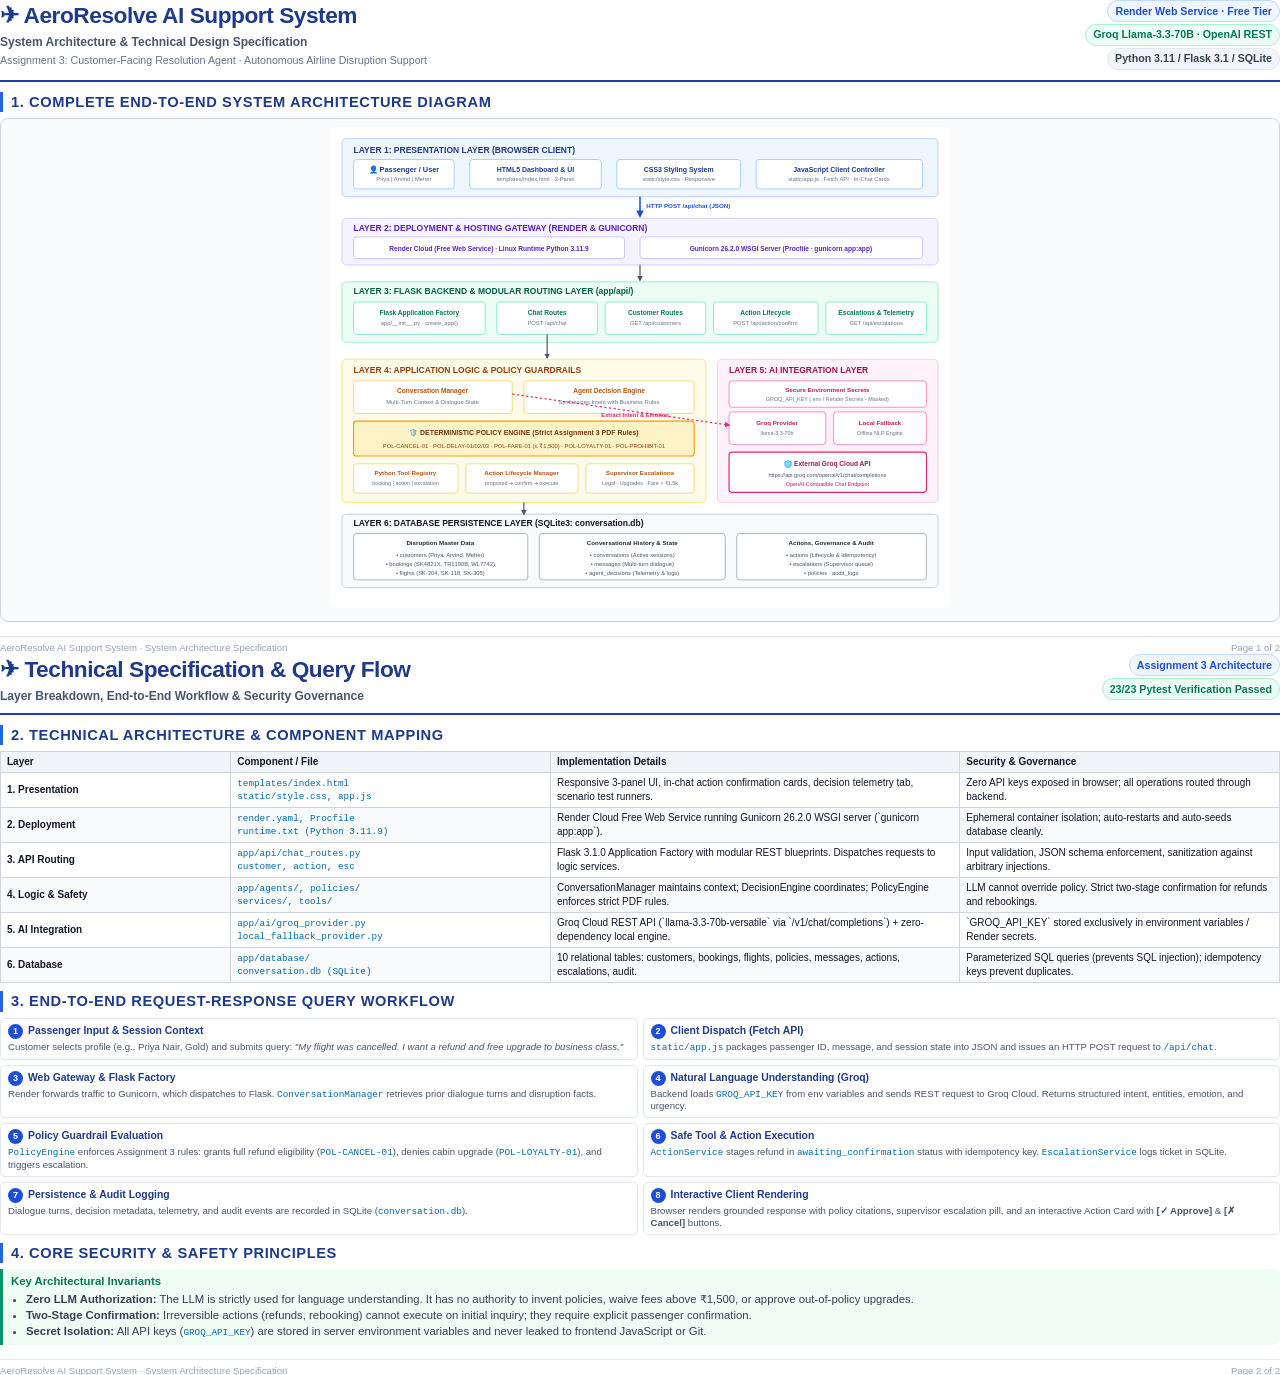
<file: docs/architecture_report.html>
<!DOCTYPE html>
<html lang="en">
<head>
  <meta charset="UTF-8">
  <title>AeroResolve AI — System Architecture Specification</title>
  <style>
    @page {
      size: A4 portrait;
      margin: 10mm 12mm 10mm 12mm;
    }
    * {
      box-sizing: border-box;
      margin: 0;
      padding: 0;
    }
    body {
      font-family: -apple-system, BlinkMacSystemFont, "Segoe UI", Roboto, Helvetica, Arial, sans-serif;
      color: #0f172a;
      background: #ffffff;
      line-height: 1.4;
      font-size: 10.5pt;
    }

    .page {
      page-break-after: always;
      position: relative;
    }
    .page:last-child {
      page-break-after: avoid;
    }

    /* Top Banner Header */
    .header-container {
      border-bottom: 2px solid #1e40af;
      padding-bottom: 8px;
      margin-bottom: 10px;
      display: flex;
      justify-content: space-between;
      align-items: flex-start;
    }
    .brand-title {
      font-size: 17pt;
      font-weight: 800;
      color: #1e3a8a;
      letter-spacing: -0.02em;
    }
    .brand-subtitle {
      font-size: 9pt;
      font-weight: 600;
      color: #475569;
      margin-top: 2px;
    }
    .meta-badge-group {
      text-align: right;
      font-size: 8pt;
      color: #64748b;
    }
    .meta-badge {
      display: inline-block;
      padding: 2.5px 7px;
      border-radius: 999px;
      font-weight: 700;
      margin-bottom: 2px;
    }
    .badge-primary { background: #eff6ff; color: #1d4ed8; border: 1px solid #bfdbfe; }
    .badge-secondary { background: #f1f5f9; color: #334155; border: 1px solid #e2e8f0; }
    .badge-accent { background: #ecfdf5; color: #047857; border: 1px solid #a7f3d0; }

    /* Section Headings */
    h2 {
      font-size: 11pt;
      font-weight: 800;
      color: #1e3a8a;
      text-transform: uppercase;
      letter-spacing: 0.04em;
      border-left: 3.5px solid #2563eb;
      padding-left: 8px;
      margin: 8px 0 6px 0;
    }

    p, li {
      font-size: 8.5pt;
      color: #334155;
    }

    /* Diagram Card Container */
    .diagram-card {
      background: #fafbfc;
      border: 1px solid #cbd5e1;
      border-radius: 8px;
      padding: 8px;
      margin-bottom: 10px;
      text-align: center;
    }

    /* Tables */
    table {
      width: 100%;
      border-collapse: collapse;
      margin: 4px 0 6px 0;
      font-size: 7.5pt;
    }
    th, td {
      padding: 3px 6px;
      border: 1px solid #cbd5e1;
      text-align: left;
    }
    th {
      background: #f1f5f9;
      color: #0f172a;
      font-weight: 700;
    }
    tr:nth-child(even) {
      background: #f8fafc;
    }
    .mono {
      font-family: ui-monospace, SFMono-Regular, Menlo, Monaco, Consolas, monospace;
      font-size: 7pt;
      color: #0369a1;
    }

    /* Step Workflow Cards */
    .workflow-grid {
      display: grid;
      grid-template-columns: 1fr 1fr;
      gap: 5px;
      margin: 4px 0 6px 0;
    }
    .step-card {
      border: 1px solid #e2e8f0;
      border-radius: 5px;
      padding: 5px 7px;
      background: #ffffff;
      box-shadow: 0 1px 2px rgba(0,0,0,0.03);
    }
    .step-header {
      display: flex;
      align-items: center;
      gap: 5px;
      font-weight: 700;
      font-size: 7.8pt;
      color: #1e3a8a;
      margin-bottom: 2px;
    }
    .step-badge {
      width: 15px;
      height: 15px;
      border-radius: 50%;
      background: #1d4ed8;
      color: #ffffff;
      font-size: 6.8pt;
      display: flex;
      align-items: center;
      justify-content: center;
      font-weight: 800;
      flex-shrink: 0;
    }
    .step-desc {
      font-size: 7.2pt;
      color: #475569;
      line-height: 1.25;
    }

    /* Key Architecture Highlights Callouts */
    .callout-box {
      border-left: 3.5px solid #059669;
      background: #f0fdf4;
      padding: 5px 8px;
      border-radius: 0 6px 6px 0;
      margin: 4px 0;
      font-size: 7.5pt;
      color: #065f46;
    }
    .callout-title {
      font-weight: 800;
      font-size: 8.5pt;
      margin-bottom: 2px;
      color: #047857;
    }

    /* Footer */
    .footer {
      margin-top: 14px;
      border-top: 1px solid #e2e8f0;
      padding-top: 4px;
      display: flex;
      justify-content: space-between;
      font-size: 7.2pt;
      color: #94a3b8;
    }
  </style>
</head>
<body>

  <!-- ==================== PAGE 1: DIAGRAM & SYSTEM OVERVIEW ==================== -->
  <div class="page">
    <header class="header-container">
      <div>
        <div class="brand-title">✈ AeroResolve AI Support System</div>
        <div class="brand-subtitle">System Architecture & Technical Design Specification</div>
        <div style="font-size: 8pt; color: #64748b; margin-top: 2px;">
          Assignment 3: Customer-Facing Resolution Agent · Autonomous Airline Disruption Support
        </div>
      </div>
      <div class="meta-badge-group">
        <span class="meta-badge badge-primary">Render Web Service · Free Tier</span><br>
        <span class="meta-badge badge-accent">Groq Llama-3.3-70B · OpenAI REST</span><br>
        <span class="meta-badge badge-secondary">Python 3.11 / Flask 3.1 / SQLite</span>
      </div>
    </header>

    <h2>1. Complete End-to-End System Architecture Diagram</h2>
    <div class="diagram-card">
      <svg viewBox="0 0 800 620" width="100%" height="480" xmlns="http://www.w3.org/2000/svg">
        <defs>
          <linearGradient id="blueGrad" x1="0" y1="0" x2="1" y2="1">
            <stop offset="0%" stop-color="#1e40af"/>
            <stop offset="1%" stop-color="#3b82f6"/>
          </linearGradient>
          <linearGradient id="purpleGrad" x1="0" y1="0" x2="1" y2="1">
            <stop offset="0%" stop-color="#7c3aed"/>
            <stop offset="1%" stop-color="#a855f7"/>
          </linearGradient>
          <linearGradient id="greenGrad" x1="0" y1="0" x2="1" y2="1">
            <stop offset="0%" stop-color="#059669"/>
            <stop offset="1%" stop-color="#10b981"/>
          </linearGradient>
          <linearGradient id="amberGrad" x1="0" y1="0" x2="1" y2="1">
            <stop offset="0%" stop-color="#d97706"/>
            <stop offset="1%" stop-color="#f59e0b"/>
          </linearGradient>
          <linearGradient id="pinkGrad" x1="0" y1="0" x2="1" y2="1">
            <stop offset="0%" stop-color="#db2777"/>
            <stop offset="1%" stop-color="#f43f5e"/>
          </linearGradient>
          <linearGradient id="slateGrad" x1="0" y1="0" x2="1" y2="1">
            <stop offset="0%" stop-color="#334155"/>
            <stop offset="1%" stop-color="#475569"/>
          </linearGradient>

          <marker id="arrow" viewBox="0 0 10 10" refX="6" refY="5" markerWidth="6" markerHeight="6" orient="auto-start-reverse">
            <path d="M 0 1 L 8 5 L 0 9 z" fill="#475569"/>
          </marker>
          <marker id="arrowBlue" viewBox="0 0 10 10" refX="6" refY="5" markerWidth="6" markerHeight="6" orient="auto-start-reverse">
            <path d="M 0 1 L 8 5 L 0 9 z" fill="#1d4ed8"/>
          </marker>
          <marker id="arrowPink" viewBox="0 0 10 10" refX="6" refY="5" markerWidth="6" markerHeight="6" orient="auto-start-reverse">
            <path d="M 0 1 L 8 5 L 0 9 z" fill="#db2777"/>
          </marker>
        </defs>

        <!-- Background Canvas -->
        <rect x="0" y="0" width="800" height="620" fill="#ffffff" rx="6"/>

        <!-- ================= LAYER 1: CLIENT ================= -->
        <rect x="15" y="15" width="770" height="75" rx="6" fill="#eff6ff" stroke="#bfdbfe" stroke-width="1.5"/>
        <text x="30" y="33" fill="#1e3a8a" font-size="11" font-weight="bold">LAYER 1: PRESENTATION LAYER (BROWSER CLIENT)</text>
        
        <rect x="30" y="42" width="130" height="38" rx="4" fill="#ffffff" stroke="#93c5fd" stroke-width="1"/>
        <text x="95" y="58" text-anchor="middle" font-size="9.5" font-weight="bold" fill="#1e3a8a">👤 Passenger / User</text>
        <text x="95" y="70" text-anchor="middle" font-size="7.5" fill="#64748b">Priya | Arvind | Meher</text>

        <rect x="180" y="42" width="170" height="38" rx="4" fill="#ffffff" stroke="#93c5fd" stroke-width="1"/>
        <text x="265" y="58" text-anchor="middle" font-size="9" font-weight="bold" fill="#1e3a8a">HTML5 Dashboard & UI</text>
        <text x="265" y="70" text-anchor="middle" font-size="7.5" fill="#64748b">templates/index.html · 3-Panel</text>

        <rect x="370" y="42" width="160" height="38" rx="4" fill="#ffffff" stroke="#93c5fd" stroke-width="1"/>
        <text x="450" y="58" text-anchor="middle" font-size="9" font-weight="bold" fill="#1e3a8a">CSS3 Styling System</text>
        <text x="450" y="70" text-anchor="middle" font-size="7.5" fill="#64748b">static/style.css · Responsive</text>

        <rect x="550" y="42" width="215" height="38" rx="4" fill="#ffffff" stroke="#93c5fd" stroke-width="1"/>
        <text x="657" y="58" text-anchor="middle" font-size="9" font-weight="bold" fill="#1e3a8a">JavaScript Client Controller</text>
        <text x="657" y="70" text-anchor="middle" font-size="7.5" fill="#64748b">static/app.js · Fetch API · In-Chat Cards</text>

        <!-- Down Arrow from Client to Server -->
        <line x1="400" y1="90" x2="400" y2="115" stroke="#1d4ed8" stroke-width="2" marker-end="url(#arrowBlue)"/>
        <text x="408" y="105" font-size="8" fill="#1d4ed8" font-weight="bold">HTTP POST /api/chat (JSON)</text>

        <!-- ================= LAYER 2: HOSTING & GATEWAY ================= -->
        <rect x="15" y="118" width="770" height="60" rx="6" fill="#f5f3ff" stroke="#ddd6fe" stroke-width="1.5"/>
        <text x="30" y="134" fill="#5b21b6" font-size="11" font-weight="bold">LAYER 2: DEPLOYMENT & HOSTING GATEWAY (RENDER & GUNICORN)</text>

        <rect x="30" y="142" width="350" height="28" rx="4" fill="#ffffff" stroke="#c4b5fd" stroke-width="1"/>
        <text x="205" y="160" text-anchor="middle" font-size="8.5" font-weight="bold" fill="#5b21b6">Render Cloud (Free Web Service) · Linux Runtime Python 3.11.9</text>

        <rect x="400" y="142" width="365" height="28" rx="4" fill="#ffffff" stroke="#c4b5fd" stroke-width="1"/>
        <text x="582" y="160" text-anchor="middle" font-size="8.5" font-weight="bold" fill="#5b21b6">Gunicorn 26.2.0 WSGI Server (Procfile · gunicorn app:app)</text>

        <!-- Down Arrow from Gateway to Flask -->
        <line x1="400" y1="178" x2="400" y2="198" stroke="#475569" stroke-width="1.5" marker-end="url(#arrow)"/>

        <!-- ================= LAYER 3: FLASK BACKEND & ROUTING ================= -->
        <rect x="15" y="200" width="770" height="78" rx="6" fill="#ecfdf5" stroke="#a7f3d0" stroke-width="1.5"/>
        <text x="30" y="216" fill="#065f46" font-size="11" font-weight="bold">LAYER 3: FLASK BACKEND & MODULAR ROUTING LAYER (app/api/)</text>

        <rect x="30" y="226" width="170" height="42" rx="4" fill="#ffffff" stroke="#6ee7b7" stroke-width="1"/>
        <text x="115" y="243" text-anchor="middle" font-size="8.5" font-weight="bold" fill="#047857">Flask Application Factory</text>
        <text x="115" y="256" text-anchor="middle" font-size="7.5" fill="#64748b">app/__init__.py · create_app()</text>

        <rect x="215" y="226" width="130" height="42" rx="4" fill="#ffffff" stroke="#6ee7b7" stroke-width="1"/>
        <text x="280" y="243" text-anchor="middle" font-size="8.5" font-weight="bold" fill="#047857">Chat Routes</text>
        <text x="280" y="256" text-anchor="middle" font-size="7.5" fill="#64748b">POST /api/chat</text>

        <rect x="355" y="226" width="130" height="42" rx="4" fill="#ffffff" stroke="#6ee7b7" stroke-width="1"/>
        <text x="420" y="243" text-anchor="middle" font-size="8.5" font-weight="bold" fill="#047857">Customer Routes</text>
        <text x="420" y="256" text-anchor="middle" font-size="7.5" fill="#64748b">GET /api/customers</text>

        <rect x="495" y="226" width="135" height="42" rx="4" fill="#ffffff" stroke="#6ee7b7" stroke-width="1"/>
        <text x="562" y="243" text-anchor="middle" font-size="8.5" font-weight="bold" fill="#047857">Action Lifecycle</text>
        <text x="562" y="256" text-anchor="middle" font-size="7.5" fill="#64748b">POST /api/action/confirm</text>

        <rect x="640" y="226" width="130" height="42" rx="4" fill="#ffffff" stroke="#6ee7b7" stroke-width="1"/>
        <text x="705" y="243" text-anchor="middle" font-size="8.5" font-weight="bold" fill="#047857">Escalations & Telemetry</text>
        <text x="705" y="256" text-anchor="middle" font-size="7.5" fill="#64748b">GET /api/escalations</text>

        <!-- Connections from Flask to Logic and AI -->
        <line x1="280" y1="268" x2="280" y2="298" stroke="#475569" stroke-width="1.5" marker-end="url(#arrow)"/>

        <!-- ================= LAYER 4: APPLICATION LOGIC & POLICY GUARDRAILS ================= -->
        <rect x="15" y="300" width="470" height="185" rx="6" fill="#fffbeb" stroke="#fde68a" stroke-width="1.5"/>
        <text x="30" y="318" fill="#92400e" font-size="11" font-weight="bold">LAYER 4: APPLICATION LOGIC & POLICY GUARDRAILS</text>

        <rect x="30" y="328" width="205" height="42" rx="4" fill="#ffffff" stroke="#fcd34d" stroke-width="1"/>
        <text x="132" y="344" text-anchor="middle" font-size="8.5" font-weight="bold" fill="#b45309">Conversation Manager</text>
        <text x="132" y="358" text-anchor="middle" font-size="7.5" fill="#64748b">Multi-Turn Context & Dialogue State</text>

        <rect x="250" y="328" width="220" height="42" rx="4" fill="#ffffff" stroke="#fcd34d" stroke-width="1"/>
        <text x="360" y="344" text-anchor="middle" font-size="8.5" font-weight="bold" fill="#b45309">Agent Decision Engine</text>
        <text x="360" y="358" text-anchor="middle" font-size="7.5" fill="#64748b">Synthesizes Intent with Business Rules</text>

        <rect x="30" y="380" width="440" height="45" rx="4" fill="#fef3c7" stroke="#f59e0b" stroke-width="1.5"/>
        <text x="250" y="398" text-anchor="middle" font-size="9" font-weight="bold" fill="#78350f">🛡️ DETERMINISTIC POLICY ENGINE (Strict Assignment 3 PDF Rules)</text>
        <text x="250" y="414" text-anchor="middle" font-size="7.5" fill="#92400e">POL-CANCEL-01 · POL-DELAY-01/02/03 · POL-FARE-01 (&le; ₹1,500) · POL-LOYALTY-01 · POL-PROHIBIT-01</text>

        <rect x="30" y="435" width="135" height="38" rx="4" fill="#ffffff" stroke="#fcd34d" stroke-width="1"/>
        <text x="97" y="450" text-anchor="middle" font-size="8" font-weight="bold" fill="#b45309">Python Tool Registry</text>
        <text x="97" y="462" text-anchor="middle" font-size="7" fill="#64748b">booking | action | escalation</text>

        <rect x="175" y="435" width="145" height="38" rx="4" fill="#ffffff" stroke="#fcd34d" stroke-width="1"/>
        <text x="247" y="450" text-anchor="middle" font-size="8" font-weight="bold" fill="#b45309">Action Lifecycle Manager</text>
        <text x="247" y="462" text-anchor="middle" font-size="7" fill="#64748b">proposed ➔ confirm ➔ execute</text>

        <rect x="330" y="435" width="140" height="38" rx="4" fill="#ffffff" stroke="#fcd34d" stroke-width="1"/>
        <text x="400" y="450" text-anchor="middle" font-size="8" font-weight="bold" fill="#b45309">Supervisor Escalations</text>
        <text x="400" y="462" text-anchor="middle" font-size="7" fill="#64748b">Legal · Upgrades · Fare &gt; ₹1.5k</text>

        <!-- ================= LAYER 5: AI INTEGRATION ================= -->
        <rect x="500" y="300" width="285" height="185" rx="6" fill="#fdf2f8" stroke="#fbcfe8" stroke-width="1.5"/>
        <text x="515" y="318" fill="#9d174d" font-size="11" font-weight="bold">LAYER 5: AI INTEGRATION LAYER</text>

        <rect x="515" y="328" width="255" height="34" rx="4" fill="#ffffff" stroke="#f472b6" stroke-width="1"/>
        <text x="642" y="342" text-anchor="middle" font-size="8" font-weight="bold" fill="#be185d">Secure Environment Secrets</text>
        <text x="642" y="354" text-anchor="middle" font-size="7" fill="#64748b">GROQ_API_KEY (.env / Render Secrets - Masked)</text>

        <rect x="515" y="368" width="125" height="42" rx="4" fill="#ffffff" stroke="#f472b6" stroke-width="1"/>
        <text x="577" y="385" text-anchor="middle" font-size="8" font-weight="bold" fill="#be185d">Groq Provider</text>
        <text x="577" y="398" text-anchor="middle" font-size="7" fill="#64748b">llama-3.3-70b</text>

        <rect x="650" y="368" width="120" height="42" rx="4" fill="#ffffff" stroke="#f472b6" stroke-width="1"/>
        <text x="710" y="385" text-anchor="middle" font-size="8" font-weight="bold" fill="#be185d">Local Fallback</text>
        <text x="710" y="398" text-anchor="middle" font-size="7" fill="#64748b">Offline NLP Engine</text>

        <rect x="515" y="420" width="255" height="52" rx="4" fill="#ffffff" stroke="#db2777" stroke-width="1.5"/>
        <text x="642" y="438" text-anchor="middle" font-size="8.5" font-weight="bold" fill="#9d174d">🌐 External Groq Cloud API</text>
        <text x="642" y="452" text-anchor="middle" font-size="7.2" fill="#475569">https://api.groq.com/openai/v1/chat/completions</text>
        <text x="642" y="464" text-anchor="middle" font-size="7" fill="#be185d">OpenAI-Compatible Chat Endpoint</text>

        <!-- Bidirectional link between ConvMgr and AI -->
        <path d="M 235 345 L 515 385" stroke="#db2777" stroke-width="1.5" stroke-dasharray="3,3" marker-end="url(#arrowPink)"/>
        <text x="350" y="375" font-size="7.5" fill="#db2777" font-weight="bold">Extract Intent & Emotion</text>

        <!-- ================= LAYER 6: PERSISTENCE ================= -->
        <rect x="15" y="500" width="770" height="95" rx="6" fill="#f8fafc" stroke="#cbd5e1" stroke-width="1.5"/>
        <text x="30" y="516" fill="#0f172a" font-size="11" font-weight="bold">LAYER 6: DATABASE PERSISTENCE LAYER (SQLite3: conversation.db)</text>

        <rect x="30" y="525" width="225" height="60" rx="4" fill="#ffffff" stroke="#94a3b8" stroke-width="1"/>
        <text x="142" y="540" text-anchor="middle" font-size="8" font-weight="bold" fill="#1e293b">Disruption Master Data</text>
        <text x="142" y="555" text-anchor="middle" font-size="7.5" fill="#475569">• customers (Priya, Arvind, Meher)</text>
        <text x="142" y="567" text-anchor="middle" font-size="7.5" fill="#475569">• bookings (SK4821X, TR1190B, WL7742)</text>
        <text x="142" y="579" text-anchor="middle" font-size="7.5" fill="#475569">• flights (SK-204, SK-118, SK-305)</text>

        <rect x="270" y="525" width="240" height="60" rx="4" fill="#ffffff" stroke="#94a3b8" stroke-width="1"/>
        <text x="390" y="540" text-anchor="middle" font-size="8" font-weight="bold" fill="#1e293b">Conversational History & State</text>
        <text x="390" y="555" text-anchor="middle" font-size="7.5" fill="#475569">• conversations (Active sessions)</text>
        <text x="390" y="567" text-anchor="middle" font-size="7.5" fill="#475569">• messages (Multi-turn dialogue)</text>
        <text x="390" y="579" text-anchor="middle" font-size="7.5" fill="#475569">• agent_decisions (Telemetry & logs)</text>

        <rect x="525" y="525" width="245" height="60" rx="4" fill="#ffffff" stroke="#94a3b8" stroke-width="1"/>
        <text x="647" y="540" text-anchor="middle" font-size="8" font-weight="bold" fill="#1e293b">Actions, Governance & Audit</text>
        <text x="647" y="555" text-anchor="middle" font-size="7.5" fill="#475569">• actions (Lifecycle & Idempotency)</text>
        <text x="647" y="567" text-anchor="middle" font-size="7.5" fill="#475569">• escalations (Supervisor queue)</text>
        <text x="647" y="579" text-anchor="middle" font-size="7.5" fill="#475569">• policies · audit_logs</text>

        <!-- Connector from Logic to DB -->
        <line x1="250" y1="485" x2="250" y2="500" stroke="#475569" stroke-width="1.5" marker-end="url(#arrow)"/>
      </svg>
    </div>

    <div class="footer">
      <span>AeroResolve AI Support System · System Architecture Specification</span>
      <span>Page 1 of 2</span>
    </div>
  </div>

  <!-- ==================== PAGE 2: SPECIFICATIONS & WORKFLOW ==================== -->
  <div class="page">
    <header class="header-container">
      <div>
        <div class="brand-title">✈ Technical Specification & Query Flow</div>
        <div class="brand-subtitle">Layer Breakdown, End-to-End Workflow & Security Governance</div>
      </div>
      <div class="meta-badge-group">
        <span class="meta-badge badge-primary">Assignment 3 Architecture</span><br>
        <span class="meta-badge badge-accent">23/23 Pytest Verification Passed</span>
      </div>
    </header>

    <h2>2. Technical Architecture & Component Mapping</h2>
    <table>
      <thead>
        <tr>
          <th style="width: 18%;">Layer</th>
          <th style="width: 25%;">Component / File</th>
          <th style="width: 32%;">Implementation Details</th>
          <th style="width: 25%;">Security & Governance</th>
        </tr>
      </thead>
      <tbody>
        <tr>
          <td><strong>1. Presentation</strong></td>
          <td class="mono">templates/index.html<br>static/style.css, app.js</td>
          <td>Responsive 3-panel UI, in-chat action confirmation cards, decision telemetry tab, scenario test runners.</td>
          <td>Zero API keys exposed in browser; all operations routed through backend.</td>
        </tr>
        <tr>
          <td><strong>2. Deployment</strong></td>
          <td class="mono">render.yaml, Procfile<br>runtime.txt (Python 3.11.9)</td>
          <td>Render Cloud Free Web Service running Gunicorn 26.2.0 WSGI server (`gunicorn app:app`).</td>
          <td>Ephemeral container isolation; auto-restarts and auto-seeds database cleanly.</td>
        </tr>
        <tr>
          <td><strong>3. API Routing</strong></td>
          <td class="mono">app/api/chat_routes.py<br>customer, action, esc</td>
          <td>Flask 3.1.0 Application Factory with modular REST blueprints. Dispatches requests to logic services.</td>
          <td>Input validation, JSON schema enforcement, sanitization against arbitrary injections.</td>
        </tr>
        <tr>
          <td><strong>4. Logic & Safety</strong></td>
          <td class="mono">app/agents/, policies/<br>services/, tools/</td>
          <td>ConversationManager maintains context; DecisionEngine coordinates; PolicyEngine enforces strict PDF rules.</td>
          <td>LLM cannot override policy. Strict two-stage confirmation for refunds and rebookings.</td>
        </tr>
        <tr>
          <td><strong>5. AI Integration</strong></td>
          <td class="mono">app/ai/groq_provider.py<br>local_fallback_provider.py</td>
          <td>Groq Cloud REST API (`llama-3.3-70b-versatile` via `/v1/chat/completions`) + zero-dependency local engine.</td>
          <td>`GROQ_API_KEY` stored exclusively in environment variables / Render secrets.</td>
        </tr>
        <tr>
          <td><strong>6. Database</strong></td>
          <td class="mono">app/database/<br>conversation.db (SQLite)</td>
          <td>10 relational tables: customers, bookings, flights, policies, messages, actions, escalations, audit.</td>
          <td>Parameterized SQL queries (prevents SQL injection); idempotency keys prevent duplicates.</td>
        </tr>
      </tbody>
    </table>

    <h2>3. End-to-End Request-Response Query Workflow</h2>
    <div class="workflow-grid">
      <div class="step-card">
        <div class="step-header">
          <span class="step-badge">1</span>
          <span>Passenger Input & Session Context</span>
        </div>
        <div class="step-desc">
          Customer selects profile (e.g., Priya Nair, Gold) and submits query: <em>"My flight was cancelled. I want a refund and free upgrade to business class."</em>
        </div>
      </div>

      <div class="step-card">
        <div class="step-header">
          <span class="step-badge">2</span>
          <span>Client Dispatch (Fetch API)</span>
        </div>
        <div class="step-desc">
          <span class="mono">static/app.js</span> packages passenger ID, message, and session state into JSON and issues an HTTP POST request to <span class="mono">/api/chat</span>.
        </div>
      </div>

      <div class="step-card">
        <div class="step-header">
          <span class="step-badge">3</span>
          <span>Web Gateway & Flask Factory</span>
        </div>
        <div class="step-desc">
          Render forwards traffic to Gunicorn, which dispatches to Flask. <span class="mono">ConversationManager</span> retrieves prior dialogue turns and disruption facts.
        </div>
      </div>

      <div class="step-card">
        <div class="step-header">
          <span class="step-badge">4</span>
          <span>Natural Language Understanding (Groq)</span>
        </div>
        <div class="step-desc">
          Backend loads <span class="mono">GROQ_API_KEY</span> from env variables and sends REST request to Groq Cloud. Returns structured intent, entities, emotion, and urgency.
        </div>
      </div>

      <div class="step-card">
        <div class="step-header">
          <span class="step-badge">5</span>
          <span>Policy Guardrail Evaluation</span>
        </div>
        <div class="step-desc">
          <span class="mono">PolicyEngine</span> enforces Assignment 3 rules: grants full refund eligibility (<span class="mono">POL-CANCEL-01</span>), denies cabin upgrade (<span class="mono">POL-LOYALTY-01</span>), and triggers escalation.
        </div>
      </div>

      <div class="step-card">
        <div class="step-header">
          <span class="step-badge">6</span>
          <span>Safe Tool & Action Execution</span>
        </div>
        <div class="step-desc">
          <span class="mono">ActionService</span> stages refund in <span class="mono">awaiting_confirmation</span> status with idempotency key. <span class="mono">EscalationService</span> logs ticket in SQLite.
        </div>
      </div>

      <div class="step-card">
        <div class="step-header">
          <span class="step-badge">7</span>
          <span>Persistence & Audit Logging</span>
        </div>
        <div class="step-desc">
          Dialogue turns, decision metadata, telemetry, and audit events are recorded in SQLite (<span class="mono">conversation.db</span>).
        </div>
      </div>

      <div class="step-card">
        <div class="step-header">
          <span class="step-badge">8</span>
          <span>Interactive Client Rendering</span>
        </div>
        <div class="step-desc">
          Browser renders grounded response with policy citations, supervisor escalation pill, and an interactive Action Card with <strong>[✓ Approve]</strong> & <strong>[✗ Cancel]</strong> buttons.
        </div>
      </div>
    </div>

    <h2>4. Core Security & Safety Principles</h2>
    <div class="callout-box">
      <div class="callout-title">Key Architectural Invariants</div>
      <ul style="padding-left: 15px; margin-top: 2px;">
        <li><strong>Zero LLM Authorization:</strong> The LLM is strictly used for language understanding. It has no authority to invent policies, waive fees above ₹1,500, or approve out-of-policy upgrades.</li>
        <li><strong>Two-Stage Confirmation:</strong> Irreversible actions (refunds, rebooking) cannot execute on initial inquiry; they require explicit passenger confirmation.</li>
        <li><strong>Secret Isolation:</strong> All API keys (<span class="mono">GROQ_API_KEY</span>) are stored in server environment variables and never leaked to frontend JavaScript or Git.</li>
      </ul>
    </div>

    <div class="footer">
      <span>AeroResolve AI Support System · System Architecture Specification</span>
      <span>Page 2 of 2</span>
    </div>
  </div>

</body>
</html>
</file>
